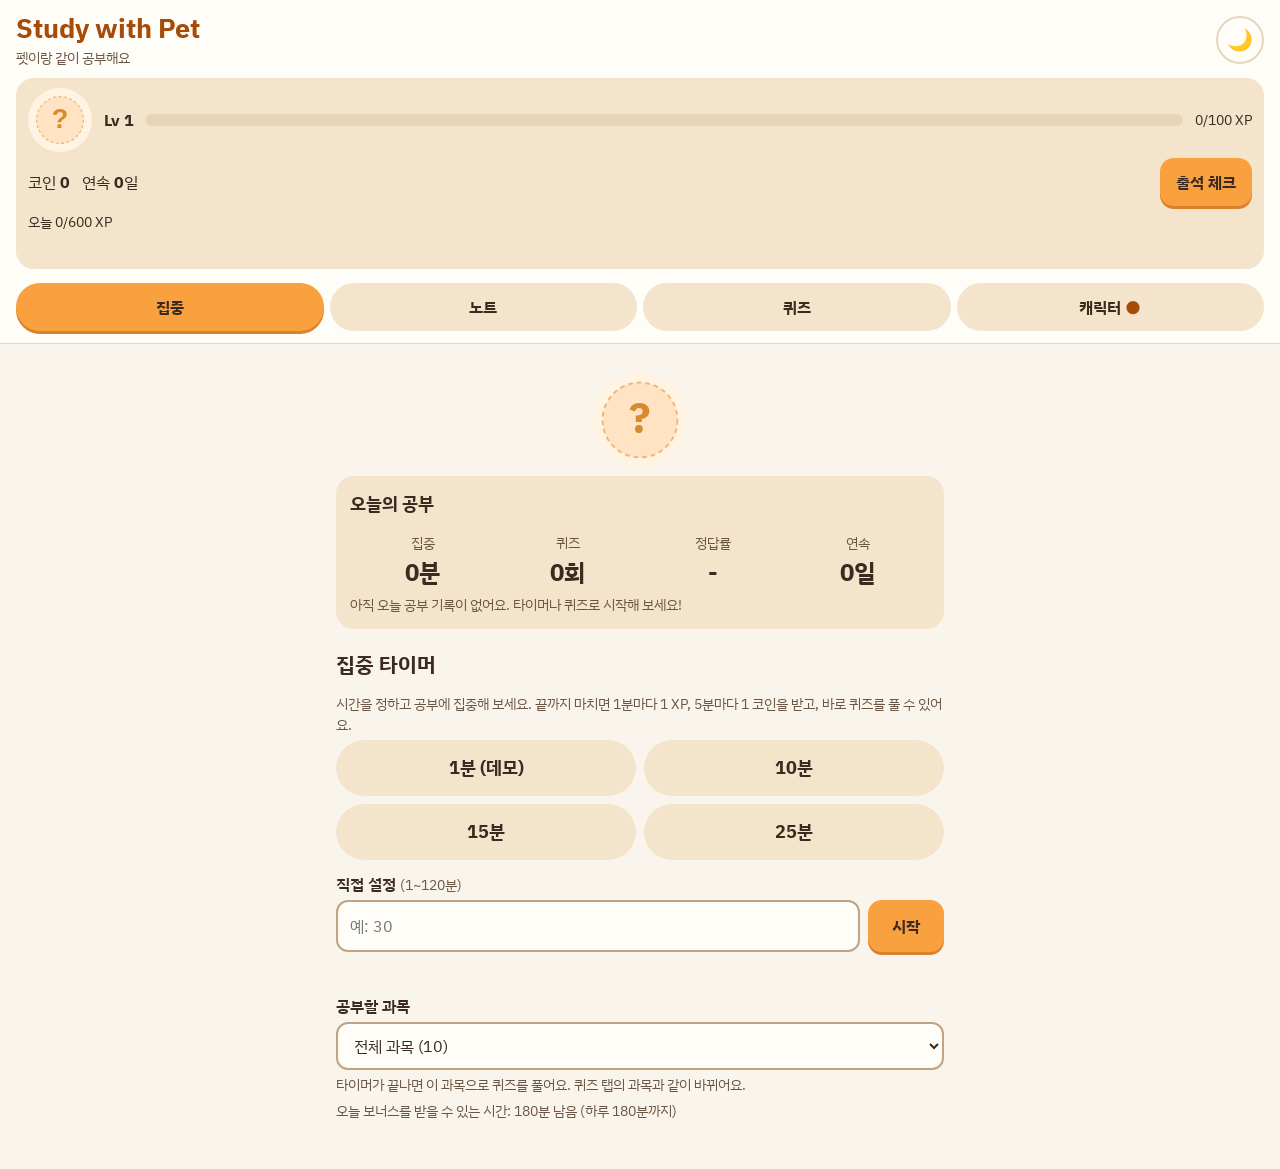
<file: index.html>
<!DOCTYPE html>
<html lang="ko">
<head>
  <meta charset="UTF-8">
  <meta name="viewport" content="width=device-width, initial-scale=1">
  <meta name="color-scheme" content="light dark">
  <title>Study with Pet</title>
  <script>
    // Apply a saved light/dark choice before the first paint (no flash). Without a choice the CSS follows the system.
    try { var t = JSON.parse(localStorage.getItem("studyquest:theme")); if (t === "light" || t === "dark") document.documentElement.setAttribute("data-theme", t); } catch (e) {}
  </script>
  <link rel="preconnect" href="https://fonts.googleapis.com">
  <link rel="preconnect" href="https://fonts.gstatic.com" crossorigin>
  <link rel="stylesheet" href="https://fonts.googleapis.com/css2?family=IBM+Plex+Sans+KR:wght@400;500;700&display=swap">
  <link rel="stylesheet" href="css/style.css">
</head>
<body>
  <header class="app-header">
    <div class="title-row">
      <div class="brand">
        <h1>Study with Pet</h1>
        <p class="tagline">펫이랑 같이 공부해요</p>
      </div>
      <button id="theme-btn" class="theme-btn" type="button" aria-label="어두운 화면으로 바꾸기">🌙</button>
    </div>
    <div class="profile" aria-label="내 정보">
      <div class="profile-row">
        <button id="header-avatar" class="header-avatar" type="button" aria-label="내 캐릭터 열기"></button>
        <div class="profile-who">
          <strong id="profile-level">Lv 1</strong>
          <span id="profile-pet-name" class="profile-pet-name" hidden></span>
        </div>
        <div id="xp-bar" class="xp-bar" role="progressbar" aria-label="경험치" aria-valuemin="0" aria-valuemax="100" aria-valuenow="0">
          <div id="xp-fill" class="xp-fill"></div>
        </div>
        <span id="profile-xp" class="profile-small">0/100 XP</span>
      </div>
      <div class="profile-row">
        <span>코인 <strong id="profile-coins">0</strong></span>
        <span>연속 <strong id="profile-streak">0</strong>일</span>
        <button id="checkin-btn" class="checkin-btn" type="button">출석 체크</button>
      </div>
      <p id="profile-today" class="profile-today"></p>
      <p id="checkin-note" class="profile-note" role="status"></p>
    </div>
    <nav class="tabs" aria-label="메뉴">
      <button class="tab is-active" data-tab="focus" type="button">집중</button>
      <button class="tab" data-tab="notes" type="button">노트</button>
      <button class="tab" data-tab="quiz" type="button">퀴즈</button>
      <button class="tab" data-tab="character" type="button">캐릭터</button>
    </nav>
  </header>

  <main>
    <section id="tab-focus" class="panel">
      <div class="card">
        <div id="focus-idle">
          <div class="focus-avatar"></div>
          <p id="focus-idle-line" class="pet-line"></p>
          <section id="today-card" class="today-card" aria-labelledby="today-title">
            <h2 id="today-title">오늘의 공부</h2>
            <div class="stats today-stats">
              <div><span class="stat-label">집중</span><strong id="today-focus">0분</strong></div>
              <div><span class="stat-label">퀴즈</span><strong id="today-rounds">0회</strong></div>
              <div><span class="stat-label">정답률</span><strong id="today-accuracy">-</strong></div>
              <div><span class="stat-label">연속</span><strong id="today-streak">0일</strong></div>
            </div>
            <p id="today-note" class="hint"></p>
          </section>
          <h2>집중 타이머</h2>
          <p class="hint">시간을 정하고 공부에 집중해 보세요. 끝까지 마치면 1분마다 1 XP, 5분마다 1 코인을 받고, 바로 퀴즈를 풀 수 있어요.</p>
          <div id="focus-durations" class="chips" role="group" aria-label="집중 시간">
            <button class="chip duration-btn" data-minutes="1" type="button">1분 (데모)</button>
            <button class="chip duration-btn" data-minutes="10" type="button">10분</button>
            <button class="chip duration-btn" data-minutes="15" type="button">15분</button>
            <button class="chip duration-btn" data-minutes="25" type="button">25분</button>
          </div>

          <form id="focus-custom-form" autocomplete="off" novalidate>
            <label for="focus-custom-input">직접 설정 <span class="hint-inline">(1~120분)</span></label>
            <div class="custom-row">
              <input id="focus-custom-input" type="text" inputmode="numeric" maxlength="4" placeholder="예: 30">
              <button class="btn btn-primary" type="submit">시작</button>
            </div>
            <p id="focus-custom-error" class="error" role="alert"></p>
          </form>

          <label for="focus-subject-select">공부할 과목</label>
          <select id="focus-subject-select"></select>
          <p class="hint">타이머가 끝나면 이 과목으로 퀴즈를 풀어요. 퀴즈 탭의 과목과 같이 바뀌어요.</p>
          <p id="focus-bonus-info" class="hint"></p>
        </div>

        <div id="focus-running" class="center" hidden>
          <div class="timer-stage">
            <div id="focus-ring" class="timer-ring" role="progressbar" aria-label="진행" aria-valuemin="0" aria-valuemax="100" aria-valuenow="0">
              <svg viewBox="0 0 200 200" aria-hidden="true">
                <circle class="ring-track" cx="100" cy="100" r="88"></circle>
                <circle id="focus-arc" class="ring-arc" cx="100" cy="100" r="88" pathLength="100" stroke-dasharray="100" stroke-dashoffset="0" transform="rotate(-90 100 100)"></circle>
              </svg>
              <div class="timer-center">
                <p id="focus-status" class="stat-label">집중하는 중</p>
                <div id="focus-time" class="focus-time" aria-live="off">00:00</div>
              </div>
            </div>
            <div class="focus-avatar"></div>
          </div>
          <p id="focus-pet-line" class="pet-line"></p>
          <p id="focus-note" class="hint">다른 탭으로 옮겨도 타이머는 계속 돌아가요.</p>
          <button id="focus-cancel-btn" class="btn btn-secondary" type="button">그만하기 (보너스 없음)</button>
          <div id="focus-paused-actions" hidden>
            <button id="focus-resume-btn" class="btn btn-primary" type="button">계속하기</button>
            <button id="focus-quit-btn" class="btn btn-secondary" type="button">그만하기</button>
          </div>
        </div>

        <div id="focus-done" hidden>
          <div class="focus-avatar"></div>
          <h2>집중 완료!</h2>
          <div id="focus-done-row" class="pet-row" hidden>
            <span class="mini-avatar"></span>
            <p id="focus-done-line" class="pet-line"></p>
          </div>
          <p id="focus-reward" class="result-reward" role="status"></p>
          <p id="focus-checkin" class="result-reward" role="status"></p>
          <label for="done-subject-select">퀴즈 과목</label>
          <select id="done-subject-select"></select>
          <button id="focus-quiz-btn" class="btn btn-primary" type="button">퀴즈 시작</button>
          <button id="focus-back-btn" class="btn btn-secondary" type="button">타이머로 돌아가기</button>
        </div>
      </div>
    </section>

    <section id="tab-notes" class="panel" hidden>
      <form id="concept-form" class="card" autocomplete="off">
        <h2>개념 추가</h2>
        <label for="subject-input">과목</label>
        <input id="subject-input" type="text" maxlength="30" list="subject-list" placeholder="예: 생명과학 (비워 두면 미분류)">
        <label for="term-input">개념</label>
        <input id="term-input" type="text" maxlength="80" placeholder="예: 광합성">
        <label for="definition-input">정의</label>
        <textarea id="definition-input" rows="3" maxlength="300" placeholder="예: 식물이 빛 에너지로 양분을 만드는 과정"></textarea>
        <p id="form-error" class="error" role="alert"></p>
        <button class="btn btn-primary" type="submit">개념 추가</button>
      </form>
      <datalist id="subject-list"></datalist>

      <details id="bulk" class="card">
        <summary>여러 개 한 번에 추가 (PDF 가능)</summary>
        <div class="bulk-body">
          <div class="pdf-box">
            <input id="pdf-input" type="file" accept="application/pdf,.pdf" hidden>
            <button id="pdf-btn" class="btn btn-primary" type="button">PDF에서 불러오기</button>
            <p id="pdf-status" class="hint" role="status"></p>
            <p id="pdf-error" class="error" role="alert"></p>
            <p id="pdf-detail" class="pdf-detail"></p>
            <ul class="pdf-guide">
              <li>"개념: 정의" 형식으로 한 줄씩 정리된 PDF가 가장 잘 돼요 (요약 노트, 단어장, 기출 정리).<br><span class="pdf-example">예) 광합성: 식물이 빛으로 양분을 만드는 과정</span></li>
              <li>강의자료를 그대로 올리면 개념을 골라내지 못해요. 먼저 "개념: 정의" 형식으로 정리한 뒤 PDF로 저장해 올리는 걸 추천해요.</li>
              <li>스캔본(사진)은 읽을 수 없어요. (10MB, 50쪽까지)</li>
            </ul>
          </div>
          <p class="hint">또는 한 줄에 개념 하나씩 직접 붙여 넣으세요. 엑셀이나 구글 시트에서 복사해도 돼요.</p>
          <label for="bulk-subject">과목 <span class="hint-inline">(붙여 넣은 개념이 모두 이 과목에 들어가요)</span></label>
          <input id="bulk-subject" type="text" maxlength="30" list="subject-list" placeholder="예: 한국사 (비워 두면 미분류)" autocomplete="off">

          <label for="bulk-text">붙여 넣기</label>
          <textarea id="bulk-text" rows="6" placeholder="광합성: 식물이 빛으로 양분을 만드는 과정&#10;리보솜: 단백질을 합성하는 세포 소기관"></textarea>

          <div class="sep-row">
            <span class="sep-label">구분 기호</span>
            <button class="sep-btn" data-sep=":" type="button" aria-pressed="true">:</button>
            <button class="sep-btn" data-sep="/" type="button" aria-pressed="false">/</button>
            <button class="sep-btn" data-sep="tab" type="button" aria-pressed="false">Tab</button>
          </div>
          <p id="sep-hint" class="hint"></p>

          <div id="bulk-preview" hidden>
            <p id="bulk-summary" class="bulk-summary"></p>
            <ul id="bulk-items" class="preview-list"></ul>
          </div>

          <button id="bulk-add-btn" class="btn btn-primary" type="button" disabled>추가하기</button>
          <p id="bulk-status" class="success" role="status"></p>
        </div>
      </details>

      <div class="card">
        <h2>내 개념 <span id="concept-count" class="badge">0</span></h2>
        <div class="select-bar">
          <button id="select-toggle-btn" class="btn btn-secondary" type="button">선택</button>
          <button id="select-all-btn" class="btn btn-secondary" type="button" hidden>전체 선택</button>
          <button id="select-delete-btn" class="btn btn-danger" type="button" hidden disabled>선택 삭제 (0개)</button>
        </div>
        <p id="select-status" class="success" role="status"></p>
        <div id="subject-filter" class="chips" role="group" aria-label="과목 필터"></div>
        <div id="concept-groups"></div>
      </div>
    </section>

    <section id="tab-quiz" class="panel" hidden>
      <div class="card">
        <label for="quiz-subject" class="first-label">과목</label>
        <select id="quiz-subject"></select>

        <div class="stats">
          <div><span class="stat-label">XP</span><strong id="stat-score">0</strong></div>
          <div><span class="stat-label">콤보</span><strong id="stat-combo">0</strong></div>
          <div><span class="stat-label">정답</span><strong id="stat-correct">0/0</strong></div>
        </div>
        <p id="quiz-message" class="notice" hidden></p>

        <div id="quiz-start" class="center">
          <div class="own-hint" hidden>
            <p><strong>내 개념을 추가해보세요</strong></p>
            <p class="hint">지금은 예시 개념만 있어요.</p>
            <button class="btn btn-secondary open-notes-btn" type="button">노트 열기</button>
          </div>
          <button id="start-btn" class="btn btn-primary" type="button">퀴즈 시작</button>
        </div>

        <div id="quiz-question" hidden>
          <p id="question-progress" class="stat-label"></p>
          <h2 id="question-term"></h2>
          <div id="options" class="options"></div>
          <p id="feedback" class="feedback" aria-live="polite"></p>
          <button id="next-btn" class="btn btn-primary" type="button" hidden>다음 문제</button>
          <button id="end-btn" class="btn btn-secondary" type="button">퀴즈 종료</button>
        </div>

        <div id="quiz-result" hidden>
          <h2>라운드 완료!</h2>
          <div id="result-pet-row" class="pet-row" hidden>
            <span class="mini-avatar"></span>
            <p id="result-pet" class="pet-line"></p>
          </div>
          <p id="result-correct" class="result-big"></p>
          <p id="result-reward" class="result-reward" role="status"></p>
          <p id="result-checkin" class="result-reward" role="status"></p>
          <p id="result-retry" class="result-line" hidden></p>
          <h3>틀린 개념</h3>
          <ul id="result-missed" class="missed-list"></ul>
          <button id="again-btn" class="btn btn-primary" type="button">다시 하기</button>
        </div>
      </div>

      <div class="card">
        <h2>최근 기록</h2>
        <p id="history-empty" class="hint">아직 기록이 없어요. 퀴즈를 한 번 풀어 보세요!</p>
        <ul id="history-list" class="history-list"></ul>
      </div>
    </section>
    <section id="tab-character" class="panel" hidden>
      <div class="card">
        <h2 id="char-title">내 캐릭터</h2>
        <div id="char-preview" class="char-preview"></div>
        <p id="char-caption" class="char-caption"></p>
        <p id="char-message" class="char-message" role="status"></p>
        <form id="pet-name-form" class="pet-name-form" autocomplete="off" novalidate hidden>
          <label for="pet-name-input">이름</label>
          <div class="custom-row">
            <input id="pet-name-input" type="text" maxlength="10" placeholder="예: 감자, 콩이">
            <button class="btn btn-secondary" type="submit">저장</button>
          </div>
          <p class="hint">최대 10자예요. 비워서 저장하면 동물 이름으로 돌아가요.</p>
          <p id="pet-name-error" class="error" role="alert"></p>
        </form>
        <div id="char-first-actions" hidden>
          <label for="pet-name-first">이름을 지어주세요 <span class="hint-inline">(선택, 최대 10자)</span></label>
          <input id="pet-name-first" type="text" maxlength="10" placeholder="예: 감자, 콩이">
          <p id="pet-name-first-error" class="error" role="alert"></p>
          <button id="char-start-btn" class="btn btn-primary" type="button">이 친구로 시작하기 (무료)</button>
        </div>
        <div id="char-try-actions" class="dialog-actions" hidden>
          <button id="char-revert-btn" class="btn btn-secondary" type="button">원래대로</button>
          <button id="char-buy-btn" class="btn btn-primary" type="button">구매</button>
        </div>
      </div>

      <div class="card">
        <h2 id="shop-title">상점</h2>
        <p class="shop-coins">보유 코인 <strong id="char-coins">0</strong></p>
        <div id="shop-categories" class="chips" role="group" aria-label="상점 분류"></div>
        <div id="shop-grid" class="shop-grid"></div>
        <p id="shop-hint" class="hint"></p>
      </div>
    </section>
  </main>

  <dialog id="leave-dialog" class="dialog" aria-labelledby="leave-title">
    <h2 id="leave-title">퀴즈에서 나갈까요?</h2>
    <p>이번 라운드의 진행 상황이 사라져요.</p>
    <div class="dialog-actions">
      <button id="stay-btn" class="btn btn-secondary" type="button">계속하기</button>
      <button id="leave-btn" class="btn btn-primary" type="button">나가기</button>
    </div>
  </dialog>

  <dialog id="delete-dialog" class="dialog" aria-labelledby="delete-title">
    <h2 id="delete-title">0개를 삭제할까요?</h2>
    <p>삭제한 개념은 되돌릴 수 없어요.</p>
    <div class="dialog-actions">
      <button id="delete-cancel-btn" class="btn btn-secondary" type="button">취소</button>
      <button id="delete-confirm-btn" class="btn btn-danger" type="button">삭제</button>
    </div>
  </dialog>

  <dialog id="quit-focus-dialog" class="dialog" aria-labelledby="quit-focus-title">
    <h2 id="quit-focus-title">집중을 그만할까요?</h2>
    <p>지금까지의 시간은 저장되지 않아요.</p>
    <p class="hint">타이머는 잠시 멈춰 있어요. 계속하기를 누르면 남은 시간부터 이어져요.</p>
    <div class="dialog-actions">
      <button id="quit-focus-stay-btn" class="btn btn-secondary" type="button">계속하기</button>
      <button id="quit-focus-confirm-btn" class="btn btn-primary" type="button">그만하기</button>
    </div>
  </dialog>

  <script type="module" src="js/main.js"></script>
</body>
</html>
</file>
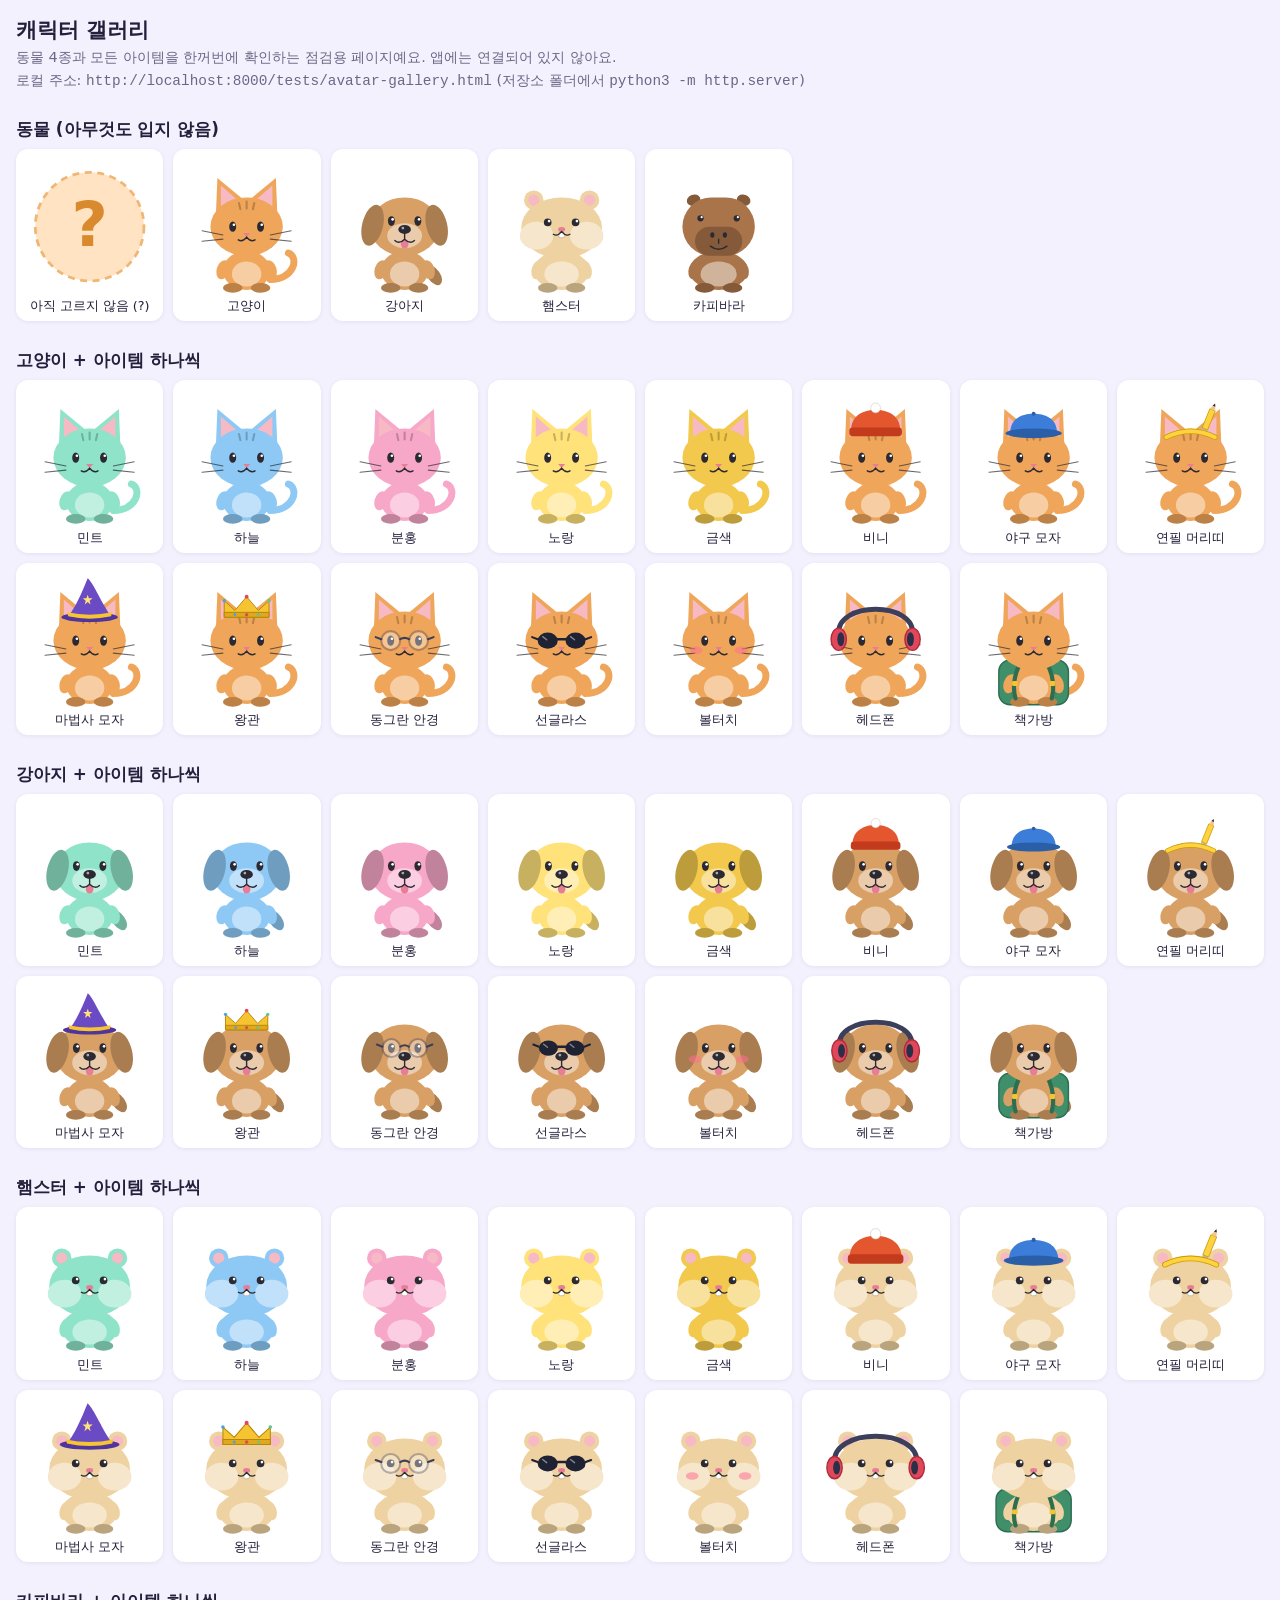
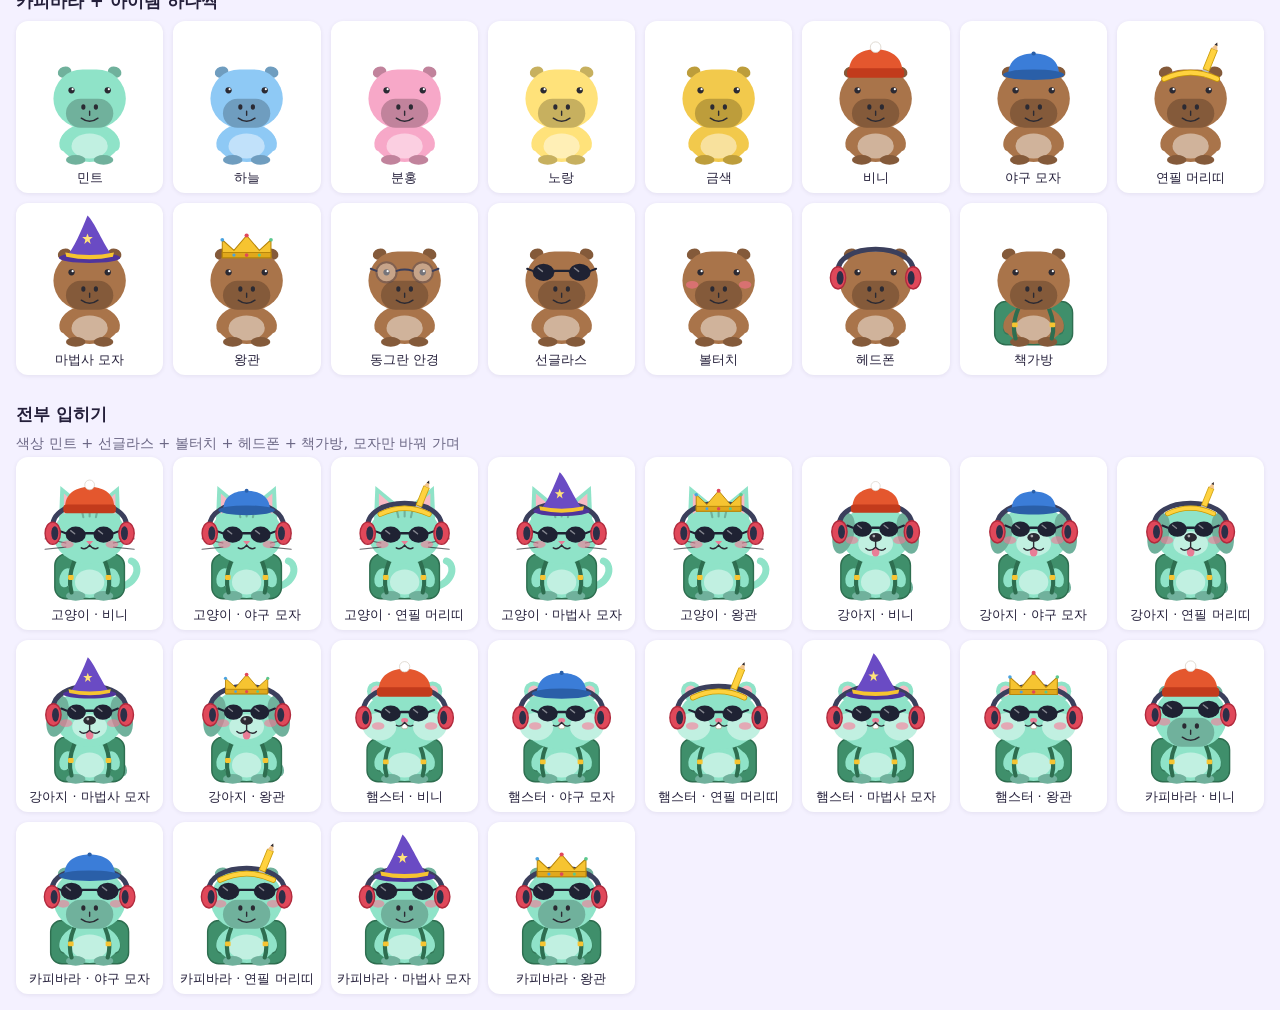
<file: tests/avatar-gallery.html>
<!DOCTYPE html>
<html lang="ko">
<head>
  <meta charset="UTF-8">
  <meta name="viewport" content="width=device-width, initial-scale=1">
  <title>Study with Pet - 캐릭터 갤러리</title>
  <style>
    body { margin: 0; padding: 16px; font-family: system-ui, -apple-system, "Segoe UI", Roboto, sans-serif; background: #f4f1ff; color: #241f3a; }
    h1 { font-size: 1.3rem; margin: 0 0 4px; }
    h2 { font-size: 1.05rem; margin: 28px 0 8px; }
    p { margin: 4px 0; color: #6b6785; font-size: 0.9rem; }
    .grid { display: grid; grid-template-columns: repeat(auto-fill, minmax(130px, 1fr)); gap: 10px; }
    figure { margin: 0; padding: 8px 4px 6px; background: #fff; border-radius: 12px; text-align: center; box-shadow: 0 1px 4px rgba(36, 31, 58, 0.08); }
    figure svg { width: 100%; height: auto; display: block; }
    figcaption { font-size: 0.8rem; margin-top: 2px; }
    .big { grid-template-columns: repeat(auto-fill, minmax(200px, 1fr)); }
  </style>
</head>
<body>
  <h1>캐릭터 갤러리</h1>
  <p>동물 4종과 모든 아이템을 한꺼번에 확인하는 점검용 페이지예요. 앱에는 연결되어 있지 않아요.</p>
  <p>로컬 주소: <code>http://localhost:8000/tests/avatar-gallery.html</code> (저장소 폴더에서 <code>python3 -m http.server</code>)</p>
  <div id="gallery"></div>

  <script type="module">
    import { ANIMALS, ITEMS, SLOTS } from "../js/character.js";
    import { createAvatar } from "../js/ui-character.js";

    const root = document.getElementById("gallery");
    const empty = () => Object.fromEntries(SLOTS.map((slot) => [slot, null]));
    const FULL = { color: "mint", hat: "wizard", eyes: "sunglasses", cheek: "blush", ears: "headphones", back: "bag" };

    function section(title, note) {
      const h = document.createElement("h2");
      h.textContent = title;
      const grid = document.createElement("div");
      grid.className = "grid";
      root.append(h);
      if (note) {
        const p = document.createElement("p");
        p.textContent = note;
        root.append(p);
      }
      root.append(grid);
      return grid;
    }

    function tile(grid, character, label) {
      const figure = document.createElement("figure");
      figure.append(createAvatar(character));
      const caption = document.createElement("figcaption");
      caption.textContent = label;
      figure.append(caption);
      grid.append(figure);
    }

    // 1. the animals as they are
    const base = section("동물 (아무것도 입지 않음)");
    tile(base, { animal: null, equipped: empty() }, "아직 고르지 않음 (?)");
    for (const a of ANIMALS) tile(base, { animal: a.id, equipped: empty() }, a.name);

    // 2. every item on every animal
    for (const a of ANIMALS) {
      const grid = section(`${a.name} + 아이템 하나씩`);
      for (const item of ITEMS) tile(grid, { animal: a.id, equipped: { ...empty(), [item.slot]: item.id } }, item.name);
    }

    // 3. full outfits: all slots at once, with each hat
    const outfits = section("전부 입히기", "색상 민트 + 선글라스 + 볼터치 + 헤드폰 + 책가방, 모자만 바꿔 가며");
    for (const a of ANIMALS) {
      for (const hat of ITEMS.filter((i) => i.slot === "hat")) {
        tile(outfits, { animal: a.id, equipped: { ...FULL, hat: hat.id } }, `${a.name} · ${hat.name}`);
      }
    }
  </script>
</body>
</html>
</file>
<file: css/style.css>
/* Mobile-first: base styles are for phones, wider screens only add padding. */

:root {
  /* "Cute animal friends": warm apricot + one teal accent on a soft off-white page. No purple.
     Dark mode below uses the same variable names. */
  --bg: #faf5ec;            /* soft warm off-white page */
  --surface: #fffdf8;       /* inputs, option buttons, dialogs, shop items */
  --cream: #f5e4cc;         /* panels that must stand out */
  --text: #3b2a20;
  --muted: #6b5646;
  --primary: #f9a03f;       /* buttons, active states */
  --primary-dark: #d9822b;  /* the darker bottom edge of buttons */
  --primary-ink: #a84a08;   /* apricot used as text */
  --on-primary: #3b2a20;    /* text on apricot (6.6:1) */
  --accent: #1f7a6d;        /* progress ring and bars, focus ring, checkboxes */
  --good: #17703d;
  --good-bg: #e0f1e5;
  --bad: #b93636;
  --bad-bg: #fbe4e1;
  --bad-dark: #8f2626;
  --on-bad: #ffffff;
  --border: #e6d6c0;
  --border-strong: #bfa384; /* inputs and option buttons */
  --track: #e6d3b8;         /* empty part of progress bars and the timer ring */
  --neutral: #ede5d9;
  --avatar-bg: #fff3e3;     /* the character always sits on a light circle, also in dark mode */
  --tap: 48px;
  --font: "IBM Plex Sans KR", "Apple SD Gothic Neo", "Malgun Gothic", system-ui, -apple-system, "Segoe UI", sans-serif;
  color-scheme: light;
}

/* Dark: chosen with the moon/sun button (data-theme), otherwise follows the system setting. */
:root[data-theme="dark"] {
  --bg: #1d1612;
  --surface: #2a201a;
  --cream: #37291f;
  --text: #f3e8db;
  --muted: #c2b09e;
  --primary: #f9a03f;
  --primary-dark: #c97a22;
  --primary-ink: #ffb866;
  --on-primary: #2a1a0e;
  --accent: #4fc3b0;
  --good: #74d69f;
  --good-bg: #1f3b2b;
  --bad: #ff8f86;
  --bad-bg: #472523;
  --bad-dark: #b5504a;
  --on-bad: #2a1210;
  --border: #4a3a2e;
  --border-strong: #7a6553;
  --track: #4b3b2f;
  --neutral: #3a3028;
  --avatar-bg: #fff3e3;
  color-scheme: dark;
}
@media (prefers-color-scheme: dark) {
  :root:not([data-theme="light"]) {
    --bg: #1d1612;
    --surface: #2a201a;
    --cream: #37291f;
    --text: #f3e8db;
    --muted: #c2b09e;
    --primary: #f9a03f;
    --primary-dark: #c97a22;
    --primary-ink: #ffb866;
    --on-primary: #2a1a0e;
    --accent: #4fc3b0;
    --good: #74d69f;
    --good-bg: #1f3b2b;
    --bad: #ff8f86;
    --bad-bg: #472523;
    --bad-dark: #b5504a;
    --on-bad: #2a1210;
    --border: #4a3a2e;
    --border-strong: #7a6553;
    --track: #4b3b2f;
    --neutral: #3a3028;
    --avatar-bg: #fff3e3;
    color-scheme: dark;
  }
}

* { box-sizing: border-box; }

body {
  margin: 0;
  font-family: var(--font);
  font-size: 16px;
  line-height: 1.5;
  background: var(--bg);
  color: var(--text);
}

h1, h2, h3 { font-weight: 700; }
:focus-visible { outline: 3px solid var(--accent); outline-offset: 2px; }

[hidden] { display: none !important; }

.app-header {
  background: var(--surface);
  color: var(--text);
  padding: 12px 16px 0;
  border-bottom: 1px solid var(--border);
}
.title-row { display: flex; align-items: center; justify-content: space-between; gap: 12px; margin-bottom: 10px; }
.app-header h1 { margin: 0; font-size: 1.7rem; line-height: 1.2; color: var(--primary-ink); }
.tagline { margin: 2px 0 0; font-size: 0.9rem; color: var(--muted); }
.pet-line { margin: 4px 0 12px; text-align: center; font-weight: 700; color: var(--primary-ink); }
.pet-line:empty { display: none; }
.pet-name-form { margin-top: 8px; }
.pet-name-form label, #char-first-actions label { text-align: center; }
#char-first-actions input { text-align: center; }
.theme-btn {
  flex: none;
  width: var(--tap);
  height: var(--tap);
  border: 2px solid var(--border);
  border-radius: 50%;
  background: var(--surface);
  font-size: 1.3rem;
  line-height: 1;
  cursor: pointer;
}

.tabs { display: flex; gap: 6px; padding: 4px 0 12px; }
.tab {
  flex: 1;
  min-height: var(--tap);
  border: 0;
  border-radius: 999px;
  background: var(--cream);
  color: var(--text);
  font: inherit;
  font-size: 1rem;
  font-weight: 700;
  cursor: pointer;
}
.tab.is-active { color: var(--on-primary); background: var(--primary); box-shadow: 0 3px 0 var(--primary-dark); }

main { max-width: 640px; margin: 0 auto; padding: 16px; }

/* Sections are not boxes: spacing and a thin line separate them. Boxes are kept only for things
   that must stand out (today summary, PDF box, rewards, dialogs, shop items). */
.card {
  padding: 4px 0 20px;
  margin-bottom: 20px;
  border-bottom: 1px solid var(--border);
}
.card:last-child { margin-bottom: 0; border-bottom: 0; }
.card h2 { margin: 0 0 12px; font-size: 1.3rem; }

label { display: block; margin: 12px 0 4px; font-weight: 600; }
input, textarea {
  width: 100%;
  padding: 12px;
  border: 2px solid var(--border-strong);
  border-radius: 12px;
  font: inherit;
  color: inherit;
  background: var(--surface);
}
input { min-height: var(--tap); }
input:focus, textarea:focus { outline: none; border-color: var(--accent); }

.btn {
  display: block;
  width: 100%;
  min-height: var(--tap);
  margin-top: 12px;
  padding: 12px 16px;
  border: 0;
  border-radius: 14px;
  font: inherit;
  font-weight: 700;
  cursor: pointer;
}
.btn:disabled { opacity: 0.5; cursor: not-allowed; }
/* The one main action on a screen: apricot, chunky, with a darker bottom edge */
.btn-primary { background: var(--primary); color: var(--on-primary); box-shadow: 0 3px 0 var(--primary-dark); }
.btn-primary:active:not(:disabled) { transform: translateY(2px); box-shadow: 0 1px 0 var(--primary-dark); }
/* Quieter things: just an outline */
.btn-secondary { background: transparent; color: var(--muted); border: 2px solid var(--border); }

.error { color: var(--bad); min-height: 1.4em; margin: 8px 0 0; font-weight: 600; }
.notice { background: var(--bad-bg); color: var(--bad); padding: 12px; border-radius: 10px; font-weight: 600; }
.center { text-align: center; }

.badge {
  display: inline-block;
  min-width: 1.6em;
  padding: 0 8px;
  border-radius: 999px;
  background: var(--primary);
  color: var(--on-primary);
  font-size: 0.9rem;
  font-weight: 700;
  text-align: center;
}

.concept-list { list-style: none; margin: 0; padding: 0; }
.concept-item {
  display: flex;
  gap: 12px;
  align-items: flex-start;
  padding: 12px 0;
  border-top: 1px solid var(--border);
}
.concept-item:first-child { border-top: 0; }
.concept-text { flex: 1; min-width: 0; overflow-wrap: anywhere; }
.concept-term { font-weight: 700; }
.concept-def { color: var(--muted); }
.delete-btn {
  flex: none;
  min-width: var(--tap);
  min-height: var(--tap);
  border: 2px solid var(--border);
  border-radius: 12px;
  background: var(--surface);
  color: var(--bad);
  font-weight: 700;
  cursor: pointer;
}
.empty { color: var(--muted); }
.select-bar { display: flex; flex-wrap: wrap; gap: 8px; margin-bottom: 4px; }
.select-bar .btn { width: auto; flex: 1 1 auto; margin-top: 0; }
.btn-danger { background: var(--bad); color: var(--on-bad); box-shadow: 0 3px 0 var(--bad-dark); }
.btn-danger:disabled { opacity: 0.45; cursor: not-allowed; }
.concept-item.is-selectable { cursor: pointer; }
.concept-item.is-selected { background: var(--cream); }
.pick {
  flex: none;
  display: flex;
  align-items: center;
  justify-content: center;
  width: var(--tap);
  min-height: var(--tap);
}
.pick input { width: 24px; height: 24px; margin: 0; accent-color: var(--accent); }

.stats { display: flex; justify-content: space-between; text-align: center; margin-bottom: 12px; }
.stats div { flex: 1; }
.today-card { margin-bottom: 20px; padding: 14px 14px 10px; border-radius: 18px; background: var(--cream); }
.today-card h2 { margin: 0 0 8px; font-size: 1.15rem; }
.today-stats { flex-wrap: wrap; row-gap: 10px; margin-bottom: 4px; }
.today-stats div { flex: 1 1 45%; }
@media (min-width: 520px) { .today-stats div { flex-basis: 0; } }
.stat-label { display: block; color: var(--muted); font-size: 0.85rem; }
.stats strong { font-weight: 700; font-size: 1.5rem; }

#question-term { font-size: 1.7rem; margin-bottom: 12px; overflow-wrap: anywhere; }

.options { display: grid; gap: 10px; }
.option {
  min-height: 52px;
  padding: 12px 16px;
  border: 2px solid var(--border-strong);
  border-radius: 14px;
  background: var(--surface);
  color: inherit;
  font: inherit;
  text-align: left;
  cursor: pointer;
}
.option:active:not(:disabled) { border-color: var(--primary-dark); background: var(--cream); }
.option:disabled { cursor: default; }
.option.is-correct { border-color: var(--good); background: var(--good-bg); }
.option.is-wrong { border-color: var(--bad); background: var(--bad-bg); }

.feedback { min-height: 1.5em; font-weight: 700; }
.feedback.good { color: var(--good); }
.feedback.bad { color: var(--bad); }

.missed-badge {
  display: inline-block;
  margin-top: 4px;
  padding: 2px 10px;
  border-radius: 999px;
  background: var(--bad-bg);
  color: var(--bad);
  font-size: 0.85rem;
  font-weight: 700;
}

#question-progress.is-retry { color: var(--primary-ink); font-weight: 700; }

.result-big { margin: 4px 0 8px; font-weight: 700; font-size: 1.9rem; line-height: 1.3; }
.result-line { margin: 4px 0; font-size: 1.1rem; }
.result-line strong { font-size: 1.8rem; }
#quiz-result h3 { margin: 16px 0 8px; font-size: 1rem; }
.missed-list { margin: 0; padding-left: 20px; }
.missed-list li { overflow-wrap: anywhere; margin-bottom: 4px; }

.dialog {
  width: calc(100% - 32px);
  max-width: 400px;
  padding: 20px;
  border: 0;
  border-radius: 20px;
  background: var(--surface);
  color: var(--text);
}
.dialog::backdrop { background: rgba(20, 12, 8, 0.6); }
.dialog h2 { margin: 0 0 8px; font-size: 1.3rem; }
.dialog p { margin: 0; }
.dialog-actions { display: grid; grid-template-columns: 1fr 1fr; gap: 10px; }

/* Notes: subject filter chips and collapsible groups (wrap on narrow phones) */
.chips { display: flex; flex-wrap: wrap; gap: 8px; margin-bottom: 12px; }
.chip {
  min-height: var(--tap);
  padding: 0 16px;
  border: 2px solid var(--border-strong);
  border-radius: 999px;
  background: var(--surface);
  color: inherit;
  font: inherit;
  font-weight: 700;
  cursor: pointer;
  overflow-wrap: anywhere;
}
.chip[aria-pressed="true"] { border-color: var(--primary-dark); background: var(--primary); color: var(--on-primary); }

.group { margin-bottom: 8px; }
.group-header {
  display: flex;
  align-items: center;
  gap: 10px;
  width: 100%;
  min-height: var(--tap);
  padding: 8px 12px;
  border: 0;
  border-radius: 10px;
  background: var(--cream);
  color: var(--text);
  font: inherit;
  font-weight: 700;
  text-align: left;
  cursor: pointer;
}
.group-arrow { flex: none; width: 1em; }
.group-title { min-width: 0; overflow-wrap: anywhere; }

/* Subject tag, select */
.subject-tag {
  display: inline-block;
  margin: 4px 6px 0 0;
  padding: 2px 10px;
  border-radius: 999px;
  background: var(--cream);
  color: var(--text);
  font-size: 0.85rem;
  font-weight: 700;
}

select {
  width: 100%;
  min-height: var(--tap);
  padding: 10px 12px;
  border: 2px solid var(--border-strong);
  border-radius: 12px;
  font: inherit;
  color: inherit;
  background: var(--surface);
}
select:focus { outline: none; border-color: var(--accent); }
select:disabled { opacity: 0.6; }
.first-label { margin-top: 0; }
.stats { margin-top: 16px; }

/* Bulk import */
details.card summary {
  min-height: var(--tap);
  display: flex;
  align-items: center;
  font-size: 1.3rem;
  font-weight: 700;
  cursor: pointer;
}
.bulk-body { padding-top: 4px; }
.pdf-box { margin: 4px 0 14px; padding: 14px; border: 2px dashed var(--primary); border-radius: 18px; background: var(--cream); }
.pdf-box .btn { margin-top: 0; }
.pdf-guide { margin: 10px 0 0; padding-left: 18px; color: var(--muted); font-size: 0.88rem; line-height: 1.5; }
.pdf-guide li + li { margin-top: 4px; }
.pdf-example { font-family: ui-monospace, Menlo, Consolas, monospace; font-size: 0.82rem; color: var(--text, inherit); }
.pdf-detail { margin: 4px 0 0; color: var(--muted); font-size: 0.72rem; word-break: break-all; }
.pdf-detail:empty { display: none; }
#pdf-status:empty { display: none; }
.hint { margin: 4px 0; color: var(--muted); font-size: 0.9rem; }
.hint-inline { color: var(--muted); font-size: 0.85rem; font-weight: 400; }
.success { color: var(--good); min-height: 1.4em; margin: 8px 0 0; font-weight: 600; }

.sep-row { display: flex; align-items: center; gap: 8px; margin-top: 12px; }
.sep-label { font-weight: 600; margin-right: 4px; }
.sep-btn {
  min-width: var(--tap);
  min-height: var(--tap);
  padding: 0 14px;
  border: 2px solid var(--border-strong);
  border-radius: 12px;
  background: var(--surface);
  color: inherit;
  font: inherit;
  font-weight: 700;
  cursor: pointer;
}
.sep-btn[aria-pressed="true"] { border-color: var(--primary-dark); background: var(--primary); color: var(--on-primary); }

.bulk-summary { margin: 12px 0 6px; font-weight: 700; }
.preview-list {
  list-style: none;
  margin: 0;
  padding: 0;
  max-height: 300px;
  overflow-y: auto;
  border: 1px solid var(--border);
  border-radius: 10px;
}
.preview-item {
  display: flex;
  gap: 8px;
  padding: 8px 10px;
  border-top: 1px solid var(--border);
  font-size: 0.95rem;
}
.preview-item:first-child { border-top: 0; }
.preview-line { flex: none; min-width: 2.2em; color: var(--muted); }
.preview-main { flex: 1; min-width: 0; overflow-wrap: anywhere; }
.preview-reason { display: block; font-weight: 700; }
.preview-item.is-ok .preview-reason { color: var(--good); }
.preview-item.is-invalid { background: var(--bad-bg); }
.preview-item.is-invalid .preview-reason { color: var(--bad); }
.preview-item.is-duplicate { background: var(--neutral); color: var(--muted); }

@media (min-width: 700px) {
  main { padding: 24px 16px; }
}

/* Recent rounds */
.history-list { list-style: none; margin: 0; padding: 0; }
.history-item { padding: 10px 0; border-top: 1px solid var(--border); }
.history-item:first-child { border-top: 0; }
.history-head { display: flex; justify-content: space-between; align-items: baseline; gap: 8px; }
.history-detail, .history-missed { margin: 2px 0 0; font-size: 0.95rem; }
.history-missed { color: var(--bad); }

/* Profile strip in the header (level, XP, coins, streak, check-in) */
.profile { margin-bottom: 10px; padding: 10px 12px 6px; border-radius: 18px; background: var(--cream); }
.profile-row { display: flex; align-items: center; gap: 12px; margin-bottom: 6px; }
.profile-row > span { white-space: nowrap; }
.profile-who { display: flex; flex-direction: column; align-items: flex-start; line-height: 1.2; }
.profile-pet-name { max-width: 6em; overflow: hidden; text-overflow: ellipsis; white-space: nowrap; font-size: 0.8rem; color: var(--muted); }
.pet-row { display: flex; align-items: center; justify-content: center; gap: 10px; margin: 4px 0 12px; }
.pet-row[hidden] { display: none; }
.pet-row .pet-line { margin: 0; text-align: left; }
.mini-avatar { flex: none; width: 40px; height: 40px; border-radius: 50%; background: var(--avatar-bg); }
.profile-small { font-size: 0.85rem; white-space: nowrap; }
.xp-bar { flex: 1; height: 12px; border-radius: 6px; background: var(--track); overflow: hidden; }
.xp-fill { height: 100%; width: 0; border-radius: 6px; background: var(--accent); transition: width 0.3s; }
.checkin-btn {
  margin-left: auto;
  min-height: var(--tap);
  padding: 0 16px;
  border: 0;
  border-radius: 14px;
  background: var(--primary);
  box-shadow: 0 3px 0 var(--primary-dark);
  color: var(--on-primary);
  font: inherit;
  font-weight: 700;
  cursor: pointer;
}
.checkin-btn:disabled { background: var(--surface); box-shadow: none; color: var(--muted); cursor: default; }
.profile-today { margin: 0 0 4px; font-size: 0.85rem; }
.profile-today.is-full { font-weight: 700; color: var(--primary-ink); }
.profile-note { margin: 0 0 6px; min-height: 1.4em; font-size: 0.9rem; font-weight: 600; }
.result-reward { margin: 8px 0; padding: 12px 14px; border-radius: 14px; background: var(--good-bg); color: var(--good); font-weight: 600; }
.result-reward:empty { display: none; }
.result-reward.is-capped { background: var(--bad-bg); color: var(--bad); }

/* Focus timer (집중 tab) */
.focus-avatar { display: flex; justify-content: center; margin: 0 0 8px; }
.focus-avatar .avatar { width: 96px; height: 96px; border-radius: 50%; background: var(--avatar-bg); }
.focus-time { font-size: 3.6rem; font-weight: 700; font-variant-numeric: tabular-nums; font-feature-settings: "tnum" 1; margin: 4px 0 12px; color: var(--primary-ink); }

/* Timer ring: the coloured arc shrinks as time passes; the digits sit in the middle */
.timer-stage { display: flex; flex-wrap: wrap; align-items: center; justify-content: center; gap: 12px; margin: 4px 0 8px; }
.timer-ring { position: relative; width: min(60vw, 280px); aspect-ratio: 1; flex: none; }
.timer-ring svg { display: block; width: 100%; height: 100%; }
.ring-track, .ring-arc { fill: none; stroke-width: 14; }
.ring-track { stroke: var(--track); }
.ring-arc { stroke: var(--accent); stroke-linecap: round; transition: stroke-dashoffset 1s linear, stroke 0.3s; }
.timer-center { position: absolute; inset: 0; display: flex; flex-direction: column; align-items: center; justify-content: center; }
.timer-center .stat-label { margin: 0; }
.timer-center .focus-time { margin: 0; font-size: clamp(2.4rem, 11vw, 3.6rem); line-height: 1.1; }
.timer-stage .focus-avatar { margin: 0; }
@media (min-width: 520px) { .timer-stage .focus-avatar .avatar { width: 112px; height: 112px; } }
.duration-btn {
  flex: 1 1 40%;
  min-height: 56px;
  border-color: transparent;
  background: var(--cream);
  font-weight: 700;
  font-size: 1.15rem;
}
/* A dot on the tab when a finished timer is waiting */
.tab.has-alert::after { content: " ●"; color: var(--primary-ink); }
.tab.is-active.has-alert::after { color: var(--on-primary); }

/* Paused timer */
.is-paused .focus-time { opacity: 0.55; }
.is-paused .ring-arc { stroke: var(--muted); }

/* "Add your own concepts" hint (only samples so far) */
.own-hint { margin-top: 16px; padding: 12px 16px; border: 2px dashed var(--primary); border-radius: 18px; background: var(--cream); text-align: center; }
.own-hint p { margin: 0 0 4px; }
.own-hint .btn { margin-top: 8px; }

/* Custom timer length and subject select on the 집중 tab */
.custom-row { display: flex; gap: 8px; align-items: stretch; }
.custom-row input { flex: 1; min-width: 0; }
.custom-row .btn { width: auto; margin-top: 0; padding: 0 24px; }
#focus-custom-form { margin-top: 4px; }
#focus-idle select, #focus-done select { width: 100%; }

/* Character tab: avatar, try-on preview, shop */
.header-avatar {
  flex: none;
  width: 64px;
  height: 64px;
  padding: 2px;
  border: 0;
  border-radius: 50%;
  background: var(--avatar-bg);
  cursor: pointer;
}
.header-avatar .avatar { display: block; width: 100%; height: 100%; }
.avatar { display: block; }
.char-preview {
  width: min(260px, 70vw);
  aspect-ratio: 1;
  margin: 0 auto;
  border-radius: 28px;
  background: var(--avatar-bg);
}
.char-preview .avatar { width: 100%; height: 100%; }
.char-caption { margin: 8px 0 0; text-align: center; font-weight: 700; overflow-wrap: anywhere; }
.char-message { min-height: 1.4em; margin: 4px 0 0; text-align: center; font-weight: 600; color: var(--muted); }
.char-message.is-good { color: var(--good); }
.char-message.is-bad { color: var(--bad); }
.shop-coins { margin: 0 0 12px; }
.shop-grid { display: grid; grid-template-columns: repeat(2, 1fr); gap: 10px; }
.shop-card {
  display: flex;
  flex-direction: column;
  align-items: center;
  gap: 2px;
  min-height: var(--tap);
  padding: 8px;
  border: 2px solid var(--border);
  border-radius: 18px;
  background: var(--surface);
  color: inherit;
  font: inherit;
  cursor: pointer;
}
.shop-card .avatar { width: 72px; height: 72px; border-radius: 14px; background: var(--avatar-bg); }
.shop-name { font-weight: 700; overflow-wrap: anywhere; text-align: center; }
.shop-status { font-size: 0.85rem; color: var(--muted); }
.shop-card.is-equipped { border-color: var(--good); background: var(--good-bg); }
.shop-card.is-equipped .shop-status { color: var(--good); font-weight: 700; }
.shop-card.is-previewing { border-color: var(--primary-dark); background: var(--cream); }
.shop-card.is-previewing .shop-status { color: var(--primary-ink); font-weight: 700; }

/* Respect "reduce motion": no sweeping ring, no sliding bars, no button press movement */
@media (prefers-reduced-motion: reduce) {
  *, *::before, *::after { transition: none !important; animation: none !important; }
  .btn-primary:active:not(:disabled) { transform: none; }
}
</file>
